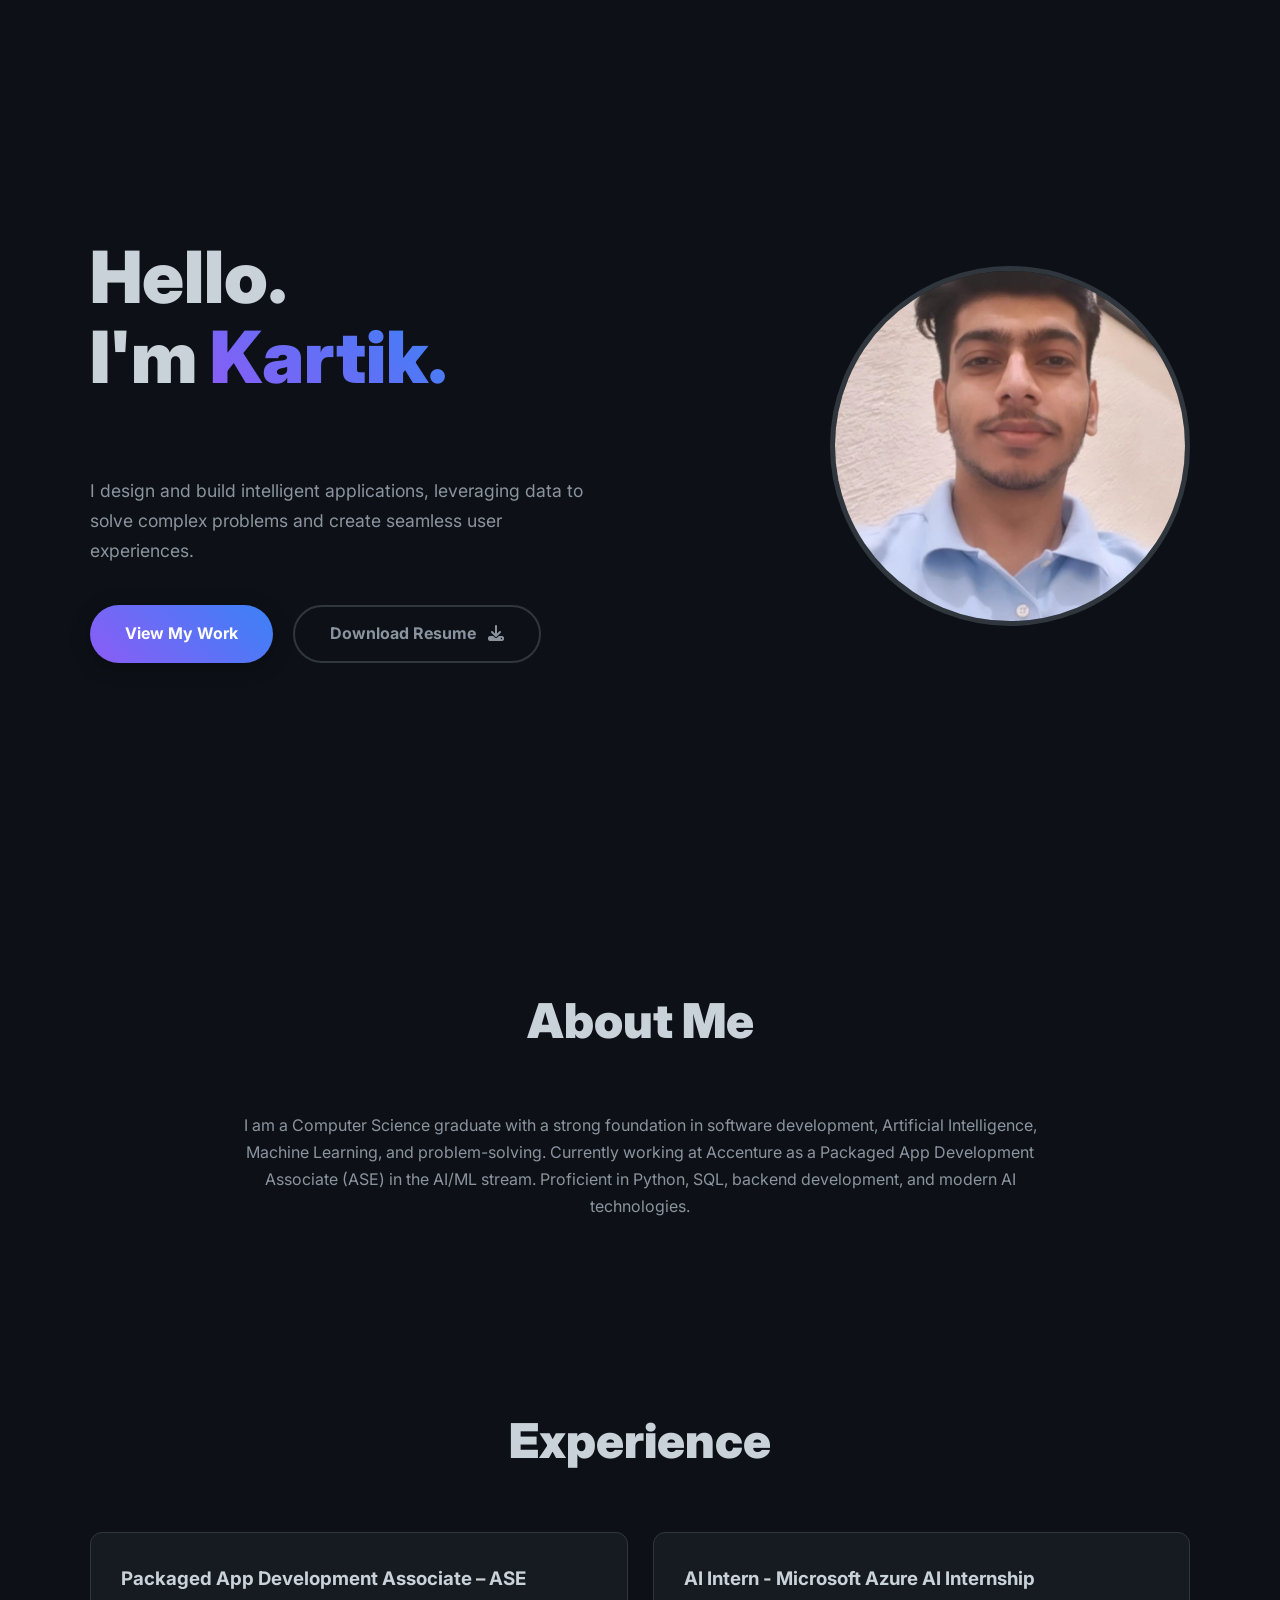
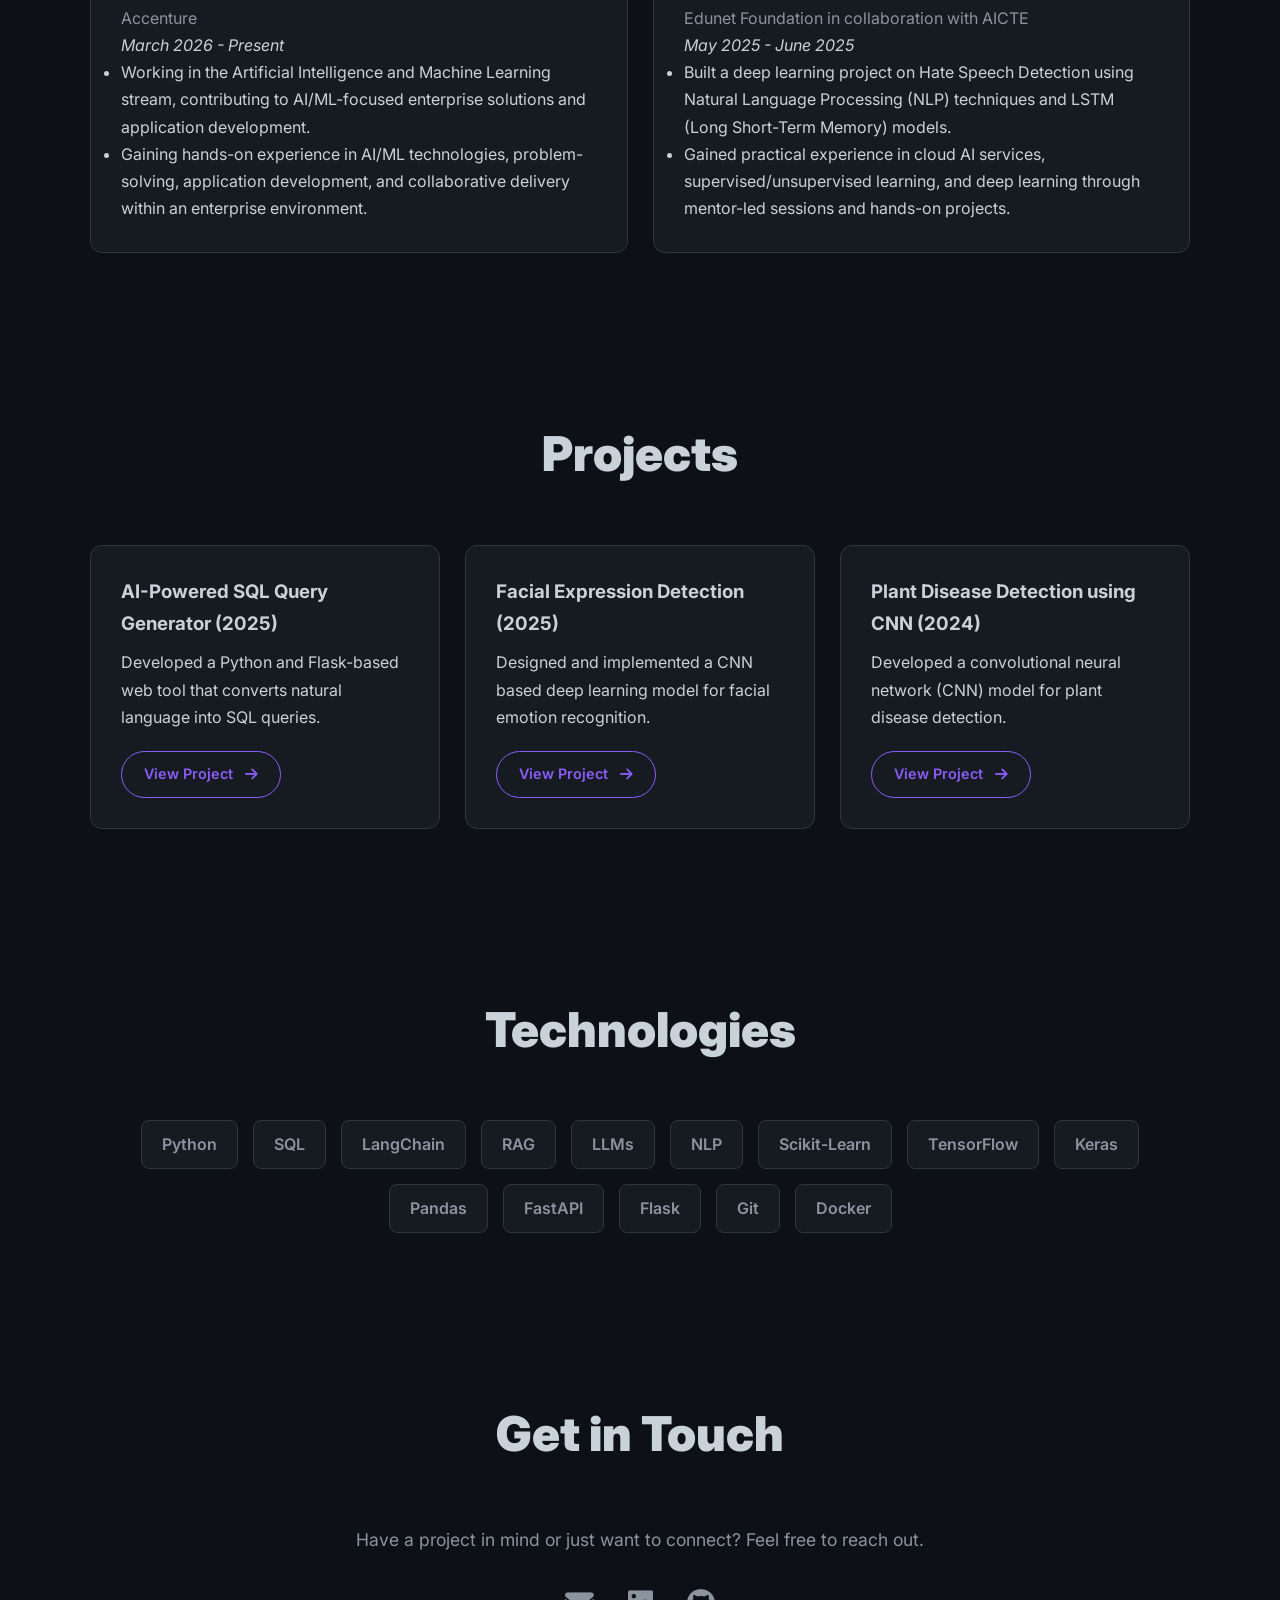
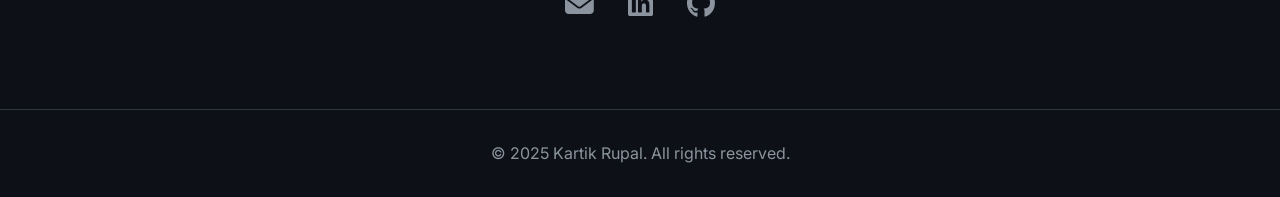
<file: index.html>
<!DOCTYPE html>
<html lang="en">
<head>
    <meta charset="UTF-8">
    <meta name="viewport" content="width=device-width, initial-scale=1.0">
    <title>Kartik Rupal</title>
    <link rel="icon" type="image/png" href="D:\project\Portfolio\pics\kr.png">
    <!-- Font Awesome CDN for icons -->
    <link rel="stylesheet" href="https://cdnjs.cloudflare.com/ajax/libs/font-awesome/6.5.2/css/all.min.css" xintegrity="sha512-SnH5WK+bZxgPHs44uWIX+LLJAJ9/2PkPKZ5QiAj6Ta86w+fsb2TkcmfRyVX3pBnMFcV7oQPJkl9QevSCWr3W6A==" crossorigin="anonymous" referrerpolicy="no-referrer" />
    <link rel="stylesheet" href="styles.css">
</head>
<body>

    <!-- New Fixed Navigation Bar (Appears on Scroll) -->
    <nav id="main-nav">
        <div class="container nav-container">
            <a href="#" class="nav-logo">Kartik Rupal</a>
            <div class="nav-links">
                <a href="#about" class="nav-link">About</a>
                <a href="#experience" class="nav-link">Experience</a>
                <a href="#projects" class="nav-link">Projects</a>
                <a href="#contact" class="nav-link">Contact</a>
            </div>
        </div>
    </nav>

    <!-- New Hero Section -->
    <header id="hero">
        <div class="container hero-container">
            <div class="hero-content">
                <h1>Hello. <br>I'm <span class="gradient-text">Kartik.</span></h1>
                <p class="subtitle">
                    <span class="typed-text"></span><span class="typed-cursor">&nbsp;</span>
                </p>
                <p class="hero-description">
                    I design and build intelligent applications, leveraging data to solve complex problems and create seamless user experiences.
                </p>
                <div class="hero-buttons">
                    <a href="#projects" class="cta-btn">View My Work</a>
                    <a href="\resume\Kartik_aiml.pdf" class="secondary-btn" download>Download Resume <i class="fas fa-download"></i></a>
                </div>
            </div>
            <div class="hero-image">
                <!-- Placeholder for an image of you -->
                <img src="\pics\pic.jpg" alt="Kartik Rupal">
            </div>
        </div>
    </header>

    <!-- Main Content Wrapper -->
    <main>
        <section id="about">
            <div class="container">
                <h2>About Me</h2>
                <p style="text-align: center; max-width: 800px; margin: 0 auto 20px auto; color: var(--text-secondary);">
                    I am a Computer Science graduate with a strong foundation in software development, Artificial Intelligence, Machine Learning, and problem-solving. Currently working at Accenture as a Packaged App Development Associate (ASE) in the AI/ML stream. Proficient in Python, SQL, backend development, and modern AI technologies.
                </p>
            </div>
        </section>
        
        <section id="experience">
            <div class="container">
                <h2>Experience</h2>
                <div class="grid-layout">
                    <div class="card">
                        <h3>Packaged App Development Associate – ASE</h3>
                        <p style="color: var(--text-secondary);">Accenture</p>
                        <p style="font-style: italic;">March 2026 - Present</p>
                        <ul>
                            <li>Working in the Artificial Intelligence and Machine Learning stream, contributing to AI/ML-focused enterprise solutions and application development.</li>
                            <li>Gaining hands-on experience in AI/ML technologies, problem-solving, application development, and collaborative delivery within an enterprise environment.</li>
                        </ul>
                    </div>
                    <div class="card">
                        <h3>AI Intern - Microsoft Azure AI Internship</h3>
                        <p style="color: var(--text-secondary);">Edunet Foundation in collaboration with AICTE</p>
                        <p style="font-style: italic;">May 2025 - June 2025</p>
                        <ul>
                            <li>Built a deep learning project on Hate Speech Detection using Natural Language Processing (NLP) techniques and LSTM (Long Short-Term Memory) models.</li>
                            <li>Gained practical experience in cloud AI services, supervised/unsupervised learning, and deep learning through mentor-led sessions and hands-on projects.</li>
                        </ul>
                    </div>
                </div>
            </div>
        </section>

        <section id="projects">
            <div class="container">
                <h2>Projects</h2>
                <div class="grid-layout">
                     <div class="card project-card">
                        <h3 class="project-title">AI-Powered SQL Query Generator (2025)</h3>
                        <p class="project-description">Developed a Python and Flask-based web tool that converts natural language into SQL queries.</p>
                        <div class="project-links">
                            <a href="/projects/sql-query-generator/" class="project-link">View Project <i class="fas fa-arrow-right"></i></a>
                        </div>
                    </div>
                     <div class="card project-card">
                        <h3 class="project-title">Facial Expression Detection (2025)</h3>
                        <p class="project-description">Designed and implemented a CNN based deep learning model for facial emotion recognition.</p>
                        <div class="project-links">
                            <a href="/projects/facial-expression-detection/" class="project-link">View Project <i class="fas fa-arrow-right"></i></a>
                        </div>
                    </div>
                    <div class="card project-card">
                        <h3 class="project-title">Plant Disease Detection using CNN (2024)</h3>
                        <p class="project-description">Developed a convolutional neural network (CNN) model for plant disease detection.</p>
                        <div class="project-links">
                            <a href="/projects/plant-disease-detection/" class="project-link">View Project <i class="fas fa-arrow-right"></i></a>
                        </div>
                    </div>
                </div>
            </div>
        </section>

        <section id="skills">
            <div class="container">
                <h2>Technologies</h2>
                <div class="skills-container">
                    <div class="skill-tag">Python</div><div class="skill-tag">SQL</div><div class="skill-tag">LangChain</div><div class="skill-tag">RAG</div><div class="skill-tag">LLMs</div><div class="skill-tag">NLP</div><div class="skill-tag">Scikit-Learn</div><div class="skill-tag">TensorFlow</div><div class="skill-tag">Keras</div><div class="skill-tag">Pandas</div><div class="skill-tag">FastAPI</div><div class="skill-tag">Flask</div><div class="skill-tag">Git</div><div class="skill-tag">Docker</div>
                </div>
            </div>
        </section>

        <section id="contact">
            <div class="container">
                <h2>Get in Touch</h2>
                <p>Have a project in mind or just want to connect? Feel free to reach out.</p>
                <div class="social-icons">
                    <a href="mailto:kartik.kr20171215@gmail.com" aria-label="Email"><i class="fas fa-envelope"></i></a>
                    <a href="https://www.linkedin.com/in/kartikrupal" target="_blank" aria-label="LinkedIn Profile"><i class="fab fa-linkedin"></i></a>
                    <a href="https://github.com/kartikrupal" target="_blank" aria-label="GitHub Profile"><i class="fab fa-github"></i></a>
                </div>
            </div>
        </section>
    </main>
    
    <footer>
        <p>&copy; 2025 Kartik Rupal. All rights reserved.</p>
    </footer>

    <script src="script.js">
    </script>
</body>
</html>
</file>
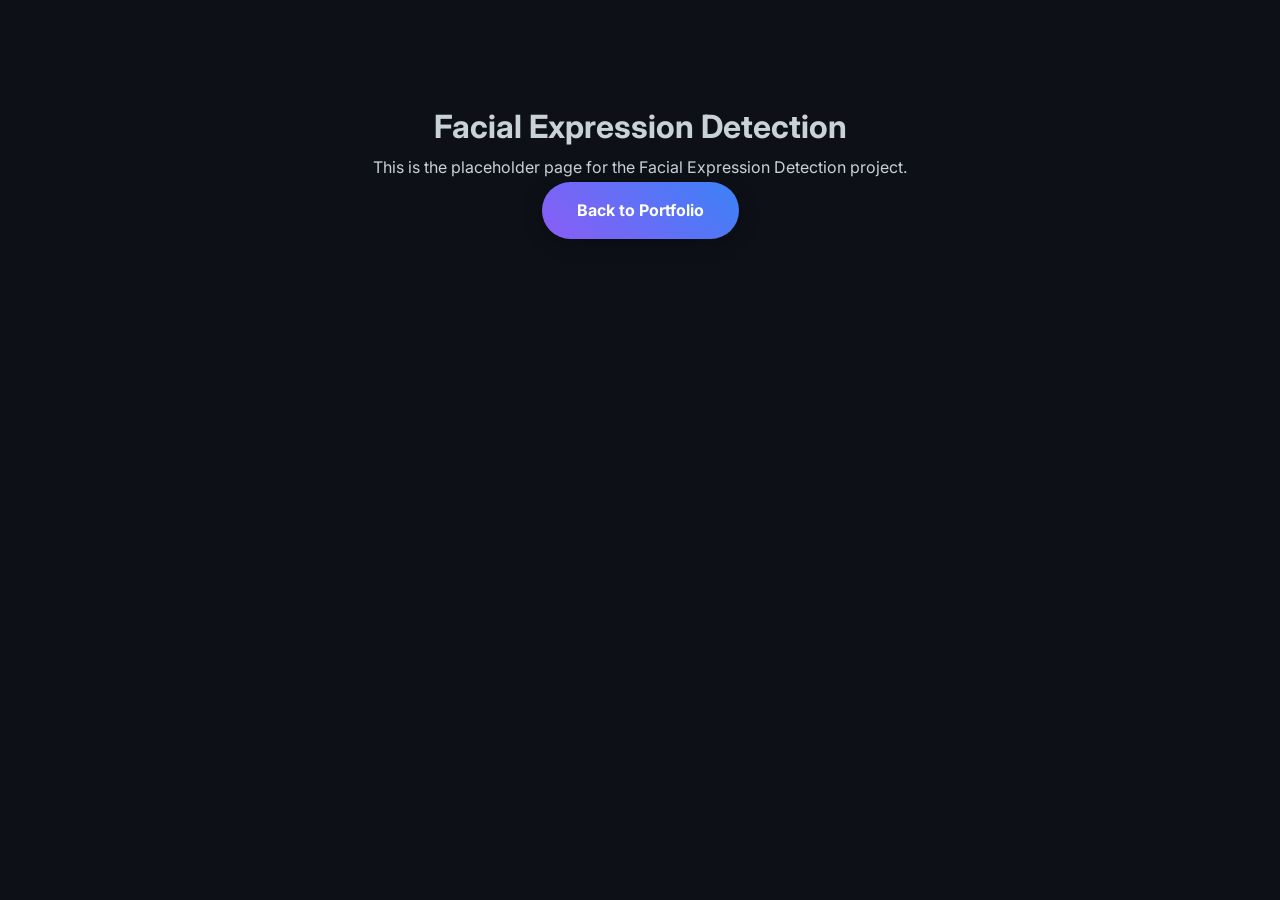
<file: projects/facial-expression-detection/index.html>
<!DOCTYPE html>
<html lang="en">
<head>
    <meta charset="UTF-8">
    <meta name="viewport" content="width=device-width, initial-scale=1.0">
    <title>Facial Expression Detection</title>
    <link rel="stylesheet" href="../../styles.css">
</head>
<body>
    <div class="container" style="padding-top: 100px; text-align: center;">
        <h1>Facial Expression Detection</h1>
        <p>This is the placeholder page for the Facial Expression Detection project.</p>
        <a href="../../index.html" class="cta-btn">Back to Portfolio</a>
    </div>
</body>
</html>
</file>
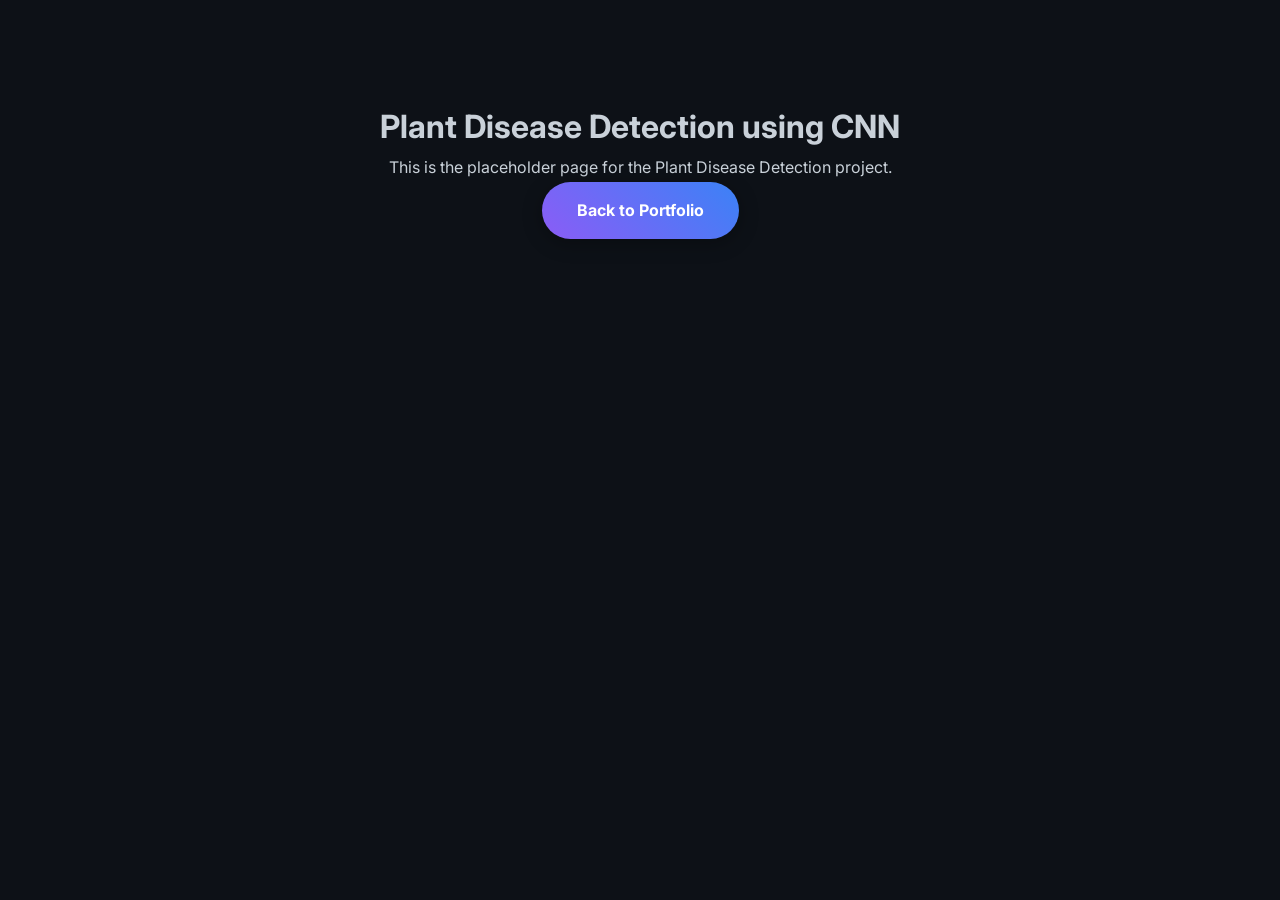
<file: projects/plant-disease-detection/index.html>
<!DOCTYPE html>
<html lang="en">
<head>
    <meta charset="UTF-8">
    <meta name="viewport" content="width=device-width, initial-scale=1.0">
    <title>Plant Disease Detection using CNN</title>
    <link rel="stylesheet" href="../../styles.css">
</head>
<body>
    <div class="container" style="padding-top: 100px; text-align: center;">
        <h1>Plant Disease Detection using CNN</h1>
        <p>This is the placeholder page for the Plant Disease Detection project.</p>
        <a href="../../index.html" class="cta-btn">Back to Portfolio</a>
    </div>
</body>
</html>
</file>
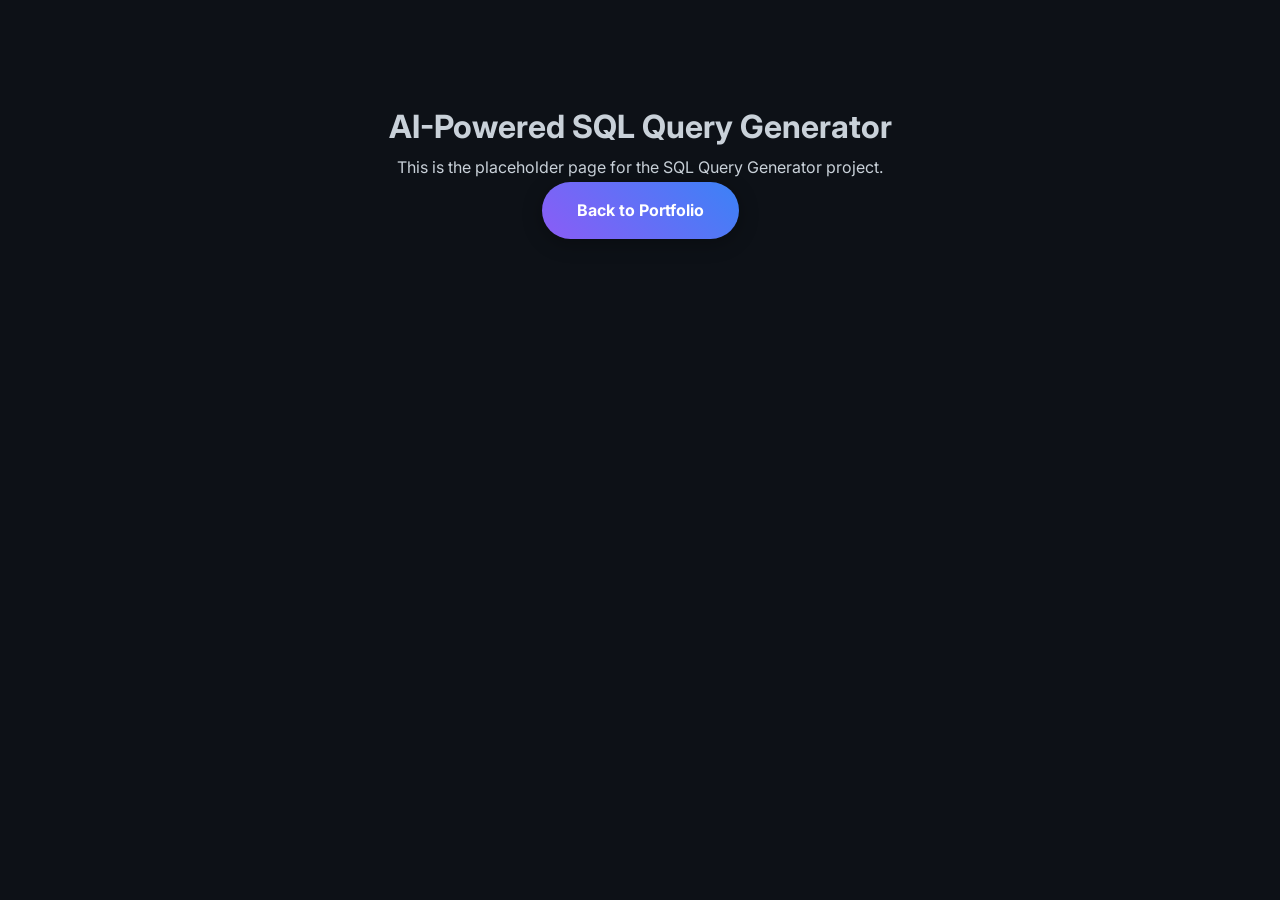
<file: projects/sql-query-generator/index.html>
<!DOCTYPE html>
<html lang="en">
<head>
    <meta charset="UTF-8">
    <meta name="viewport" content="width=device-width, initial-scale=1.0">
    <title>AI-Powered SQL Query Generator</title>
    <link rel="stylesheet" href="../../styles.css">
</head>
<body>
    <div class="container" style="padding-top: 100px; text-align: center;">
        <h1>AI-Powered SQL Query Generator</h1>
        <p>This is the placeholder page for the SQL Query Generator project.</p>
        <a href="../../index.html" class="cta-btn">Back to Portfolio</a>
    </div>
</body>
</html>
</file>
<file: styles.css>
/* Import a modern font from Google Fonts */
        @import url('https://fonts.googleapis.com/css2?family=Inter:wght@400;600;700;900&display=swap');

        /* CSS Variables for the new dark theme */
        :root {
            --primary-bg: #0D1117;
            --secondary-bg: #161B22;
            --border-color: #30363d;
            --text-primary: #c9d1d9;
            --text-secondary: #8b949e;
            --accent-gradient: linear-gradient(45deg, #8B5CF6, #3B82F6);
            --accent-color-1: #8B5CF6;
            --accent-color-2: #3B82F6;
            --shadow-color: rgba(59, 130, 246, 0.2);
        }

        * {
            margin: 0;
            padding: 0;
            box-sizing: border-box;
            font-family: 'Inter', sans-serif;
        }

        html {
            scroll-behavior: smooth;
        }

        body {
            background-color: var(--primary-bg);
            color: var(--text-primary);
            line-height: 1.7;
        }

        .container {
            width: 90%;
            max-width: 1100px;
            margin: 0 auto;
        }

        /* --- New Fixed Navigation Bar --- */
        #main-nav {
            position: fixed;
            top: 0;
            left: 0;
            width: 100%;
            z-index: 1000;
            padding: 15px 0;
            background: rgba(13, 17, 23, 0.8);
            backdrop-filter: blur(10px);
            -webkit-backdrop-filter: blur(10px);
            border-bottom: 1px solid var(--border-color);
            
            /* Initially hidden */
            transform: translateY(-100%);
            opacity: 0;
            transition: transform 0.4s ease, opacity 0.4s ease;
        }

        #main-nav.visible {
            transform: translateY(0);
            opacity: 1;
        }

        .nav-container {
            display: flex;
            justify-content: space-between;
            align-items: center;
        }

        .nav-logo {
            font-weight: 700;
            font-size: 1.2rem;
            text-decoration: none;
            color: var(--text-primary);
        }

        .nav-links a {
            margin-left: 25px;
            text-decoration: none;
            color: var(--text-secondary);
            font-weight: 600;
            transition: color 0.3s ease;
        }

        .nav-links a:hover {
            color: var(--text-primary);
        }

        /* --- New Hero Section --- */
        #hero {
            min-height: 100vh;
            display: flex;
            align-items: center;
            padding: 100px 0;
        }

        .hero-container {
            display: flex;
            align-items: center;
            justify-content: space-between;
            gap: 40px;
        }

        .hero-content {
            max-width: 600px;
        }

        .hero-content h1 {
            font-size: 4.5rem;
            font-weight: 900;
            line-height: 1.1;
            margin-bottom: 20px;
        }

        .gradient-text {
            background: var(--accent-gradient);
            -webkit-background-clip: text;
            -webkit-text-fill-color: transparent;
            background-clip: text;
            color: transparent;
        }

        .hero-content .subtitle {
            font-size: 1.5rem;
            color: var(--text-secondary);
            font-weight: 400;
            height: 30px;
            margin-bottom: 30px;
        }

        .typed-cursor {
            opacity: 1;
            animation: blink 0.7s infinite;
        }
        @keyframes blink { 0% { opacity: 1; } 50% { opacity: 0; } 100% { opacity: 1; } }

        .hero-description {
            font-size: 1.1rem;
            color: var(--text-secondary);
            max-width: 500px;
            margin-bottom: 40px;
        }

        .hero-buttons {
            display: flex;
            align-items: center;
            gap: 20px;
            margin-top: 40px;
        }

        .cta-btn {
            display: inline-block;
            padding: 15px 35px;
            background: var(--accent-gradient);
            color: white;
            border-radius: 50px;
            text-decoration: none;
            font-weight: 700;
            transition: transform 0.3s ease, box-shadow 0.3s ease;
            box-shadow: 0 4px 20px rgba(0,0,0,0.3);
        }

        .cta-btn:hover {
            transform: translateY(-3px);
            box-shadow: 0 6px 25px rgba(0,0,0,0.4);
        }
        
        .secondary-btn {
            display: inline-block;
            padding: 13px 35px; /* Adjusted padding to match height */
            background: transparent;
            color: var(--text-secondary);
            border-radius: 50px;
            text-decoration: none;
            font-weight: 700;
            transition: all 0.3s ease;
            border: 2px solid var(--border-color);
        }

        .secondary-btn:hover {
            background-color: var(--secondary-bg);
            border-color: var(--text-secondary);
            transform: translateY(-3px);
        }

        .secondary-btn i {
            margin-left: 8px;
        }

        .hero-image {
            width: 35%;
            max-width: 360px;
        }

        .hero-image img {
            width: 100%;
            border-radius: 50%;
            border: 5px solid var(--border-color);
            object-fit: cover;
            aspect-ratio: 1 / 1;
        }

        /* --- General Section & Card Styling --- */
        section {
            padding: 80px 0;
            opacity: 0;
            transform: translateY(30px);
            transition: opacity 0.6s ease-out, transform 0.6s ease-out;
        }
        section.visible {
            opacity: 1;
            transform: translateY(0);
        }

        section h2 {
            text-align: center;
            font-size: 3rem;
            font-weight: 900;
            margin-bottom: 50px;
        }

        .grid-layout {
            display: grid;
            grid-template-columns: repeat(auto-fit, minmax(300px, 1fr));
            gap: 25px;
        }

        .card {
            background: var(--secondary-bg);
            padding: 30px;
            border-radius: 12px;
            border: 1px solid var(--border-color);
            transition: transform 0.3s ease, border-color 0.3s ease;
        }

        .card:hover {
            transform: translateY(-5px);
            border-color: var(--accent-color-2);
        }

        .card h3 {
            color: var(--text-primary);
            margin-bottom: 10px;
        }

        .card.project-card {
            display: flex;
            flex-direction: column;
            justify-content: space-between;
            height: 100%;
        }

        .project-links {
            margin-top: 20px;
        }

        .project-link {
            display: inline-block;
            padding: 10px 22px;
            background-color: transparent;
            color: var(--accent-color-1);
            border-radius: 25px;
            text-decoration: none;
            font-weight: 600;
            font-size: 0.9rem;
            transition: all 0.3s ease;
            border: 1px solid var(--accent-color-1);
        }

        .project-link:hover {
            background-color: var(--accent-color-1);
            color: white;
        }

        .project-link i {
            margin-left: 8px;
        }

        /* --- Skills & Contact --- */
        .skills-container {
            display: flex;
            flex-wrap: wrap;
            justify-content: center;
            gap: 15px;
        }
        .skill-tag {
            background: var(--secondary-bg);
            color: var(--text-secondary);
            padding: 10px 20px;
            border-radius: 8px;
            font-size: 1rem;
            font-weight: 600;
            border: 1px solid var(--border-color);
        }

        #contact p {
            text-align: center;
            margin-bottom: 25px;
            font-size: 1.1rem;
            color: var(--text-secondary);
        }

        .social-icons {
            text-align: center;
        }

        .social-icons a {
            color: var(--text-secondary);
            font-size: 1.8rem;
            margin: 0 15px;
            transition: color 0.3s ease, transform 0.3s ease;
        }

        .social-icons a:hover {
            color: var(--text-primary);
            transform: translateY(-3px);
        }

        /* --- Footer --- */
        footer {
            text-align: center;
            padding: 30px 0;
            color: var(--text-secondary);
            border-top: 1px solid var(--border-color);
        }

        /* --- Responsive Adjustments --- */
        @media (max-width: 768px) {
            .hero-container {
                flex-direction: column-reverse;
                text-align: center;
            }
            .hero-content h1 {
                font-size: 3rem;
            }
            .hero-description {
                margin-left: auto;
                margin-right: auto;
            }
            .hero-image {
                width: 50%;
                max-width: 220px;
                margin-bottom: 30px;
            }
            .nav-links {
                display: none; /* Hide links on mobile for simplicity */
            }
            .hero-buttons {
                justify-content: center;
            }
        }
</file>
